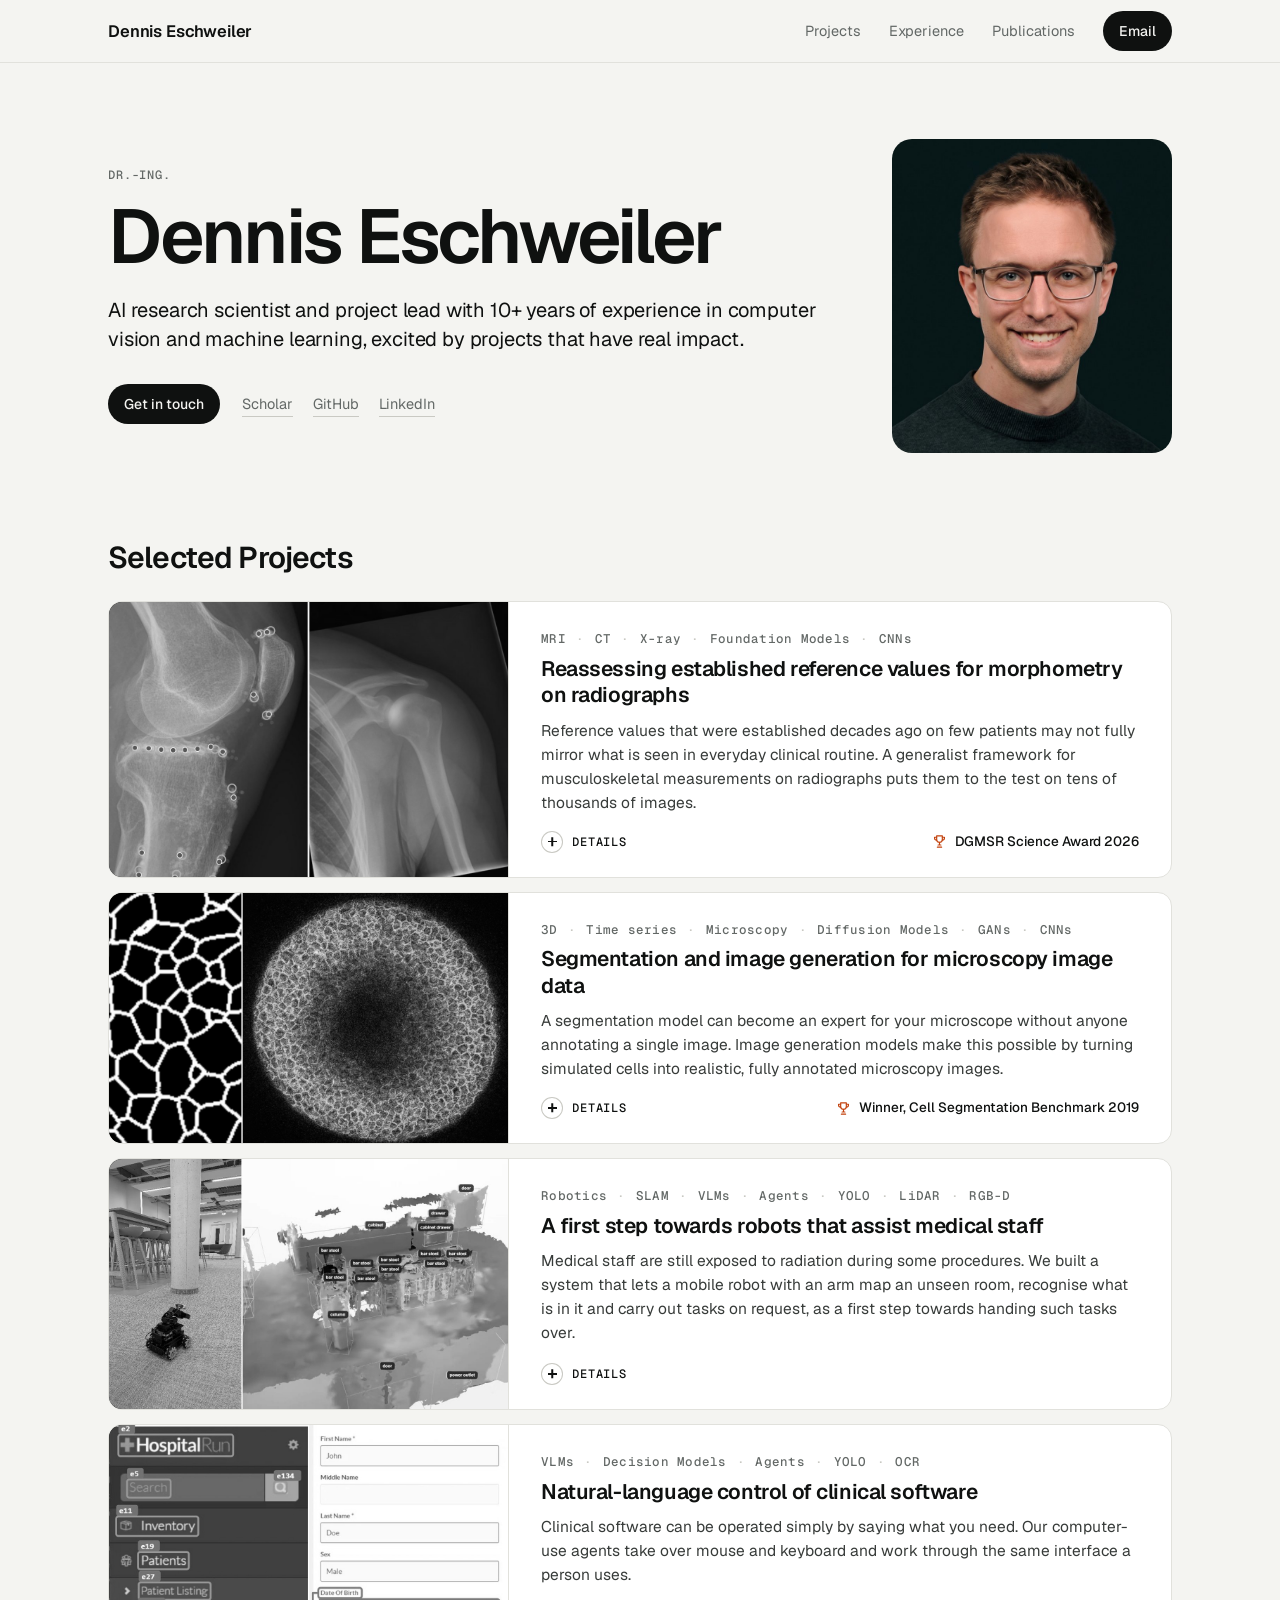
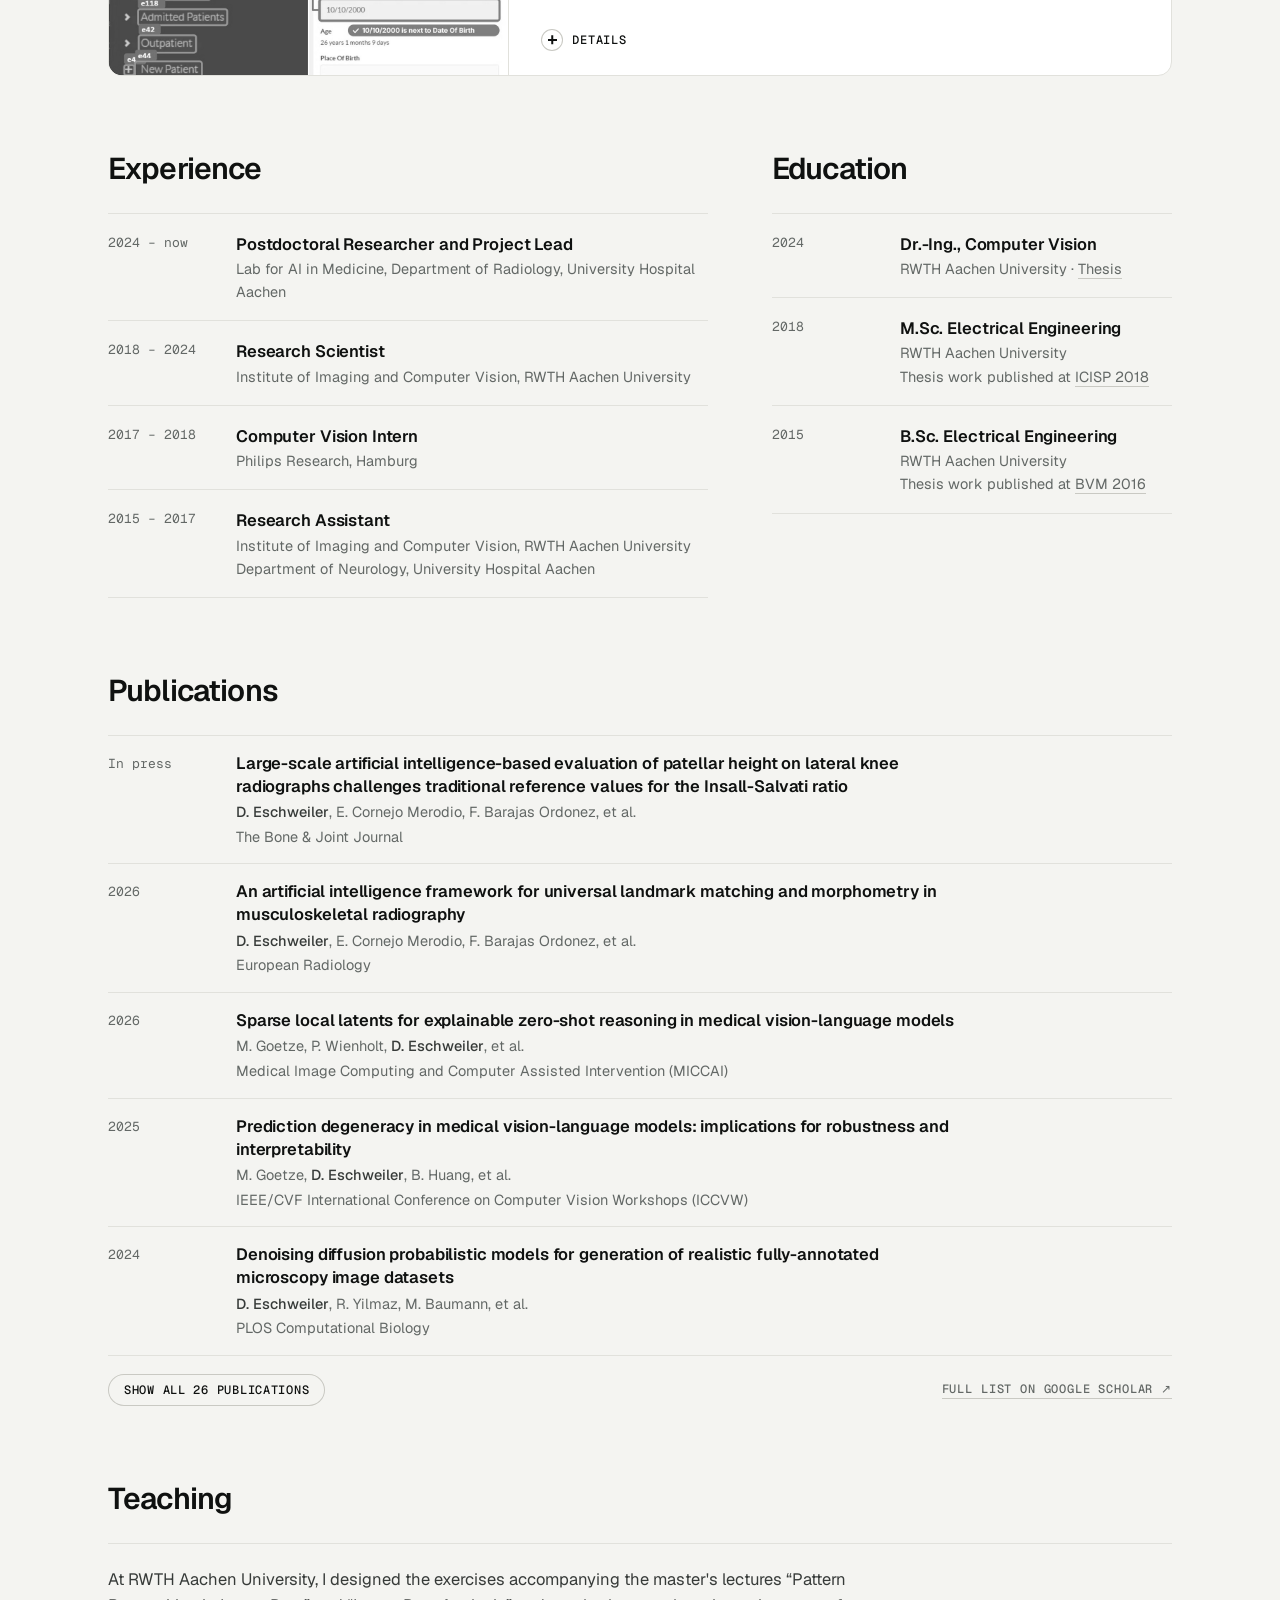
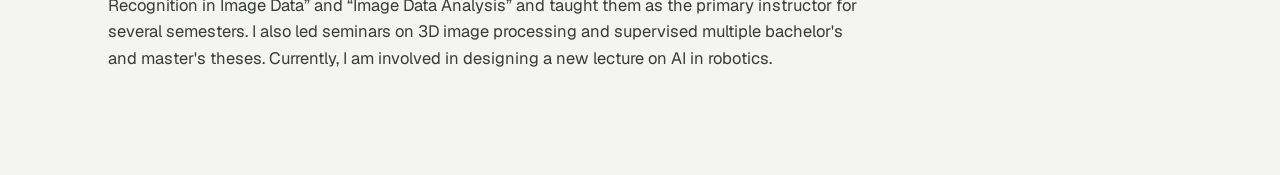
<file: index.html>
<!doctype html>
<html lang="en">
<head>
<meta charset="utf-8">
<meta name="viewport" content="width=device-width, initial-scale=1">
<meta name="color-scheme" content="light">
<title>Dennis Eschweiler · AI Research Scientist</title>
<meta name="description" content="Dennis Eschweiler, AI research scientist with 10+ years of experience in computer vision and machine learning. Selected projects, experience and publications.">
<link rel="canonical" href="https://deschweiler.github.io/">
<meta property="og:type" content="profile">
<meta property="og:title" content="Dennis Eschweiler · AI Research Scientist">
<meta property="og:description" content="Dennis Eschweiler, AI research scientist with 10+ years of experience in computer vision and machine learning. Selected projects, experience and publications.">
<meta property="og:url" content="https://deschweiler.github.io/">
<meta property="og:image" content="https://deschweiler.github.io/assets/img/portrait-dark-sq.jpg">
<meta property="og:image:width" content="720">
<meta property="og:image:height" content="720">
<meta name="twitter:card" content="summary">
<link rel="icon" href="favicon.svg" type="image/svg+xml">
<link rel="preload" href="assets/fonts/geist-latin-wght-normal.woff2" as="font" type="font/woff2" crossorigin>
<link rel="stylesheet" href="assets/style.css">
<script type="application/ld+json">
{
  "@context": "https://schema.org",
  "@type": "Person",
  "name": "Dennis Eschweiler",
  "honorificPrefix": "Dr.-Ing.",
  "jobTitle": "AI Research Scientist",
  "url": "https://deschweiler.github.io/",
  "image": "https://deschweiler.github.io/assets/img/portrait-dark-sq.jpg",
  "worksFor": {"@type": "Organization", "name": "University Hospital Aachen"},
  "alumniOf": {"@type": "CollegeOrUniversity", "name": "RWTH Aachen University"},
  "sameAs": [
    "https://scholar.google.de/citations?user=JV57X-wAAAAJ",
    "https://github.com/DEschweiler",
    "https://linkedin.com/in/dennis-eschweiler"
  ]
}
</script>
</head>
<body>

<div class="nav">
  <div class="wrap">
    <a href="#top"><b>Dennis Eschweiler</b></a>
    <ul>
      <li><a href="#projects">Projects</a></li>
      <li><a href="#experience">Experience</a></li>
      <li><a href="#publications">Publications</a></li>
      <li><a class="pill" href="mailto:dennis.eschweiler@rwth-aachen.de">Email</a></li>
    </ul>
  </div>
</div>

<main class="wrap" id="top">

  <section class="hero">
    <div>
      <p class="label eyebrow">Dr.-Ing.</p>
      <h1>Dennis Eschweiler</h1>
      <p class="statement">AI research scientist and project lead with 10+ years of experience in computer vision and machine learning, excited by projects that have real impact.</p>      <div class="actions">
        <a class="pill" href="mailto:dennis.eschweiler@rwth-aachen.de">Get in touch</a>
        <span class="textlinks"><a href="https://scholar.google.de/citations?user=JV57X-wAAAAJ">Scholar</a><a href="https://github.com/DEschweiler">GitHub</a><a href="https://linkedin.com/in/dennis-eschweiler">LinkedIn</a></span>
      </div>
    </div>
    <img class="portrait" src="assets/img/portrait-dark-tall.jpg" width="280" height="314" alt="Portrait of Dennis Eschweiler">
  </section>

  <section class="sec" id="projects">
    <div class="sec-head"><h2>Selected Projects</h2></div>
    <div class="tiles">

      <details class="tile">
        <summary>
          <figure><img loading="lazy" decoding="async" src="assets/img/work-radiography.jpg" width="1140" height="712" alt="A lateral knee radiograph with landmarks transferred from 40 reference radiographs, their median and the expert annotation, next to a shoulder radiograph with a heatmap of the matched landmark position"></figure>
          <div class="tile-b">
            <span class="label kw">MRI <i>·</i> CT <i>·</i> X-ray <i>·</i> Foundation Models <i>·</i> CNNs</span>
            <h3>Reassessing established reference values for morphometry on radiographs</h3>
            <p>Reference values that were established decades ago on few patients may not fully mirror what is seen in everyday clinical routine. A generalist framework for musculoskeletal measurements on radiographs puts them to the test on tens of thousands of images.</p>
            <span class="tile-f"><span class="more"><i aria-hidden="true"></i><span class="off">Details</span><span class="on">Close</span></span><a class="award" href="https://www.ukaachen.de/kliniken-institute/klinik-fuer-diagnostische-und-interventionelle-radiologie/alle-beitraege-aus-news/news/dennis-eschweiler-aus-dem-lab-for-artificial-intelligence-in-medicine-erhaelt-den-dgmsr-wissenschaftspreis-2026/"><svg viewBox="0 0 24 24" width="17" height="17" fill="none" stroke="currentColor" stroke-width="1.6" stroke-linecap="round" stroke-linejoin="round" aria-hidden="true"><path d="M8 4h8v5a4 4 0 0 1-8 0z"/><path d="M8 6H5v1a3 3 0 0 0 3 3M16 6h3v1a3 3 0 0 1-3 3"/><path d="M12 13v4M9 20h6M10 17h4"/></svg><span>DGMSR Science Award 2026</span></a></span>
          </div>
        </summary>
        <div class="tile-d">
          <ul class="pts">
            <li>The framework I developed is generalist. Landmarks are placed once on a reference radiograph and transferred to every other radiograph automatically, so it is not tied to a single measurement or anatomy.</li>
            <li>On more than 53,000 knee radiographs, we identified a concerning discrepancy between the traditional reference values and clinical routine for one measurement, the Insall-Salvati ratio.</li>
            <li>The framework now also covers further anatomies and projections, as well as 3D data from MRI and CT. These extensions are implemented and currently being evaluated.</li>
          </ul>
          <div class="side">
            <div class="grp">
              <span class="label">Publications</span>
              <ul>
                <li><a href="https://doi.org/10.1007/s00330-026-12555-y">European Radiology</a><small>Method, 2026</small></li>
                <li><b>The Bone &amp; Joint Journal</b><small>Clinical study, in press</small></li>
              </ul>
            </div>
            <div class="grp">
              <span class="label">Links</span>
              <ul>
                <li><a href="https://truhnlab.github.io/RadiographLandmarkMatching">Project page</a></li>
              </ul>
            </div>
          </div>
        </div>
      </details>

      <details class="tile">
        <summary>
          <figure><img loading="lazy" decoding="async" src="assets/img/work-microscopy.jpg" width="1140" height="712" alt="A sketch of cell outlines next to a synthetic two-channel microscopy image generated with a diffusion model"></figure>
          <div class="tile-b">
            <span class="label kw">3D <i>·</i> Time series <i>·</i> Microscopy <i>·</i> Diffusion Models <i>·</i> GANs <i>·</i> CNNs</span>
            <h3>Segmentation and image generation for microscopy image data</h3>
            <p>A segmentation model can become an expert for your microscope without anyone annotating a single image. Image generation models make this possible by turning simulated cells into realistic, fully annotated microscopy images.</p>
            <span class="tile-f"><span class="more"><i aria-hidden="true"></i><span class="off">Details</span><span class="on">Close</span></span><a class="award" href="https://celltrackingchallenge.net/participants/RWTH-GE/"><svg viewBox="0 0 24 24" width="17" height="17" fill="none" stroke="currentColor" stroke-width="1.6" stroke-linecap="round" stroke-linejoin="round" aria-hidden="true"><path d="M8 4h8v5a4 4 0 0 1-8 0z"/><path d="M8 6H5v1a3 3 0 0 0 3 3M16 6h3v1a3 3 0 0 1-3 3"/><path d="M12 13v4M9 20h6M10 17h4"/></svg><span>Winner, Cell Segmentation Benchmark 2019</span></a></span>
          </div>
        </summary>
        <div class="tile-d">
          <ul class="pts">
            <li>Segmentation means outlining every cell in a microscopy image. Doing this on a robust and general level is hard, because you need many annotated examples that cover different microscopes, imaging techniques and quality standards.</li>
            <li>Simulating cell shapes is much easier, and a simulated shape is already its own annotation. A cell shape simulator can also be reused once it is set up, which makes the system sustainable.</li>
            <li>What is still missing is the image that belongs to each shape. An image generation model adds it by turning the simulated cell into a synthesised microscopy image, which gives fully annotated image and mask pairs for training segmentation approaches.</li>
            <li>To adapt this to a new microscope setup, you simply image your cells, train a diffusion model on them without supervision and let it turn simulated cells into cells that look exactly like the ones you just imaged.</li>
          </ul>
          <div class="side">
            <div class="grp">
              <span class="label">Publications</span>
              <ul>
                <li><a href="https://doi.org/10.1371/journal.pcbi.1011890">PLOS Computational Biology</a><small>2024</small></li>
                <li><b>ISBI and MICCAI workshops</b><small>Conference papers</small></li>
              </ul>
            </div>
            <div class="grp">
              <span class="label">Links</span>
              <ul>
                <li><a href="https://morphographx.org/">MorphoGraphX 2.0</a><small>Segmentation approach integrated</small></li>
                <li><a href="https://publications.rwth-aachen.de/record/993832">Doctoral thesis</a></li>
                <li><a href="https://github.com/stegmaierj/DiffusionModelsForImageSynthesis">Code</a></li>
              </ul>
            </div>
          </div>
        </div>
      </details>

      <details class="tile">
        <summary>
          <figure><img loading="lazy" decoding="async" src="assets/img/work-robotics.jpg" width="1140" height="712" alt="A small mobile robot with an arm in an office, next to its 3D scan of the room with labelled cabinets, bar stools and doors"></figure>
          <div class="tile-b">
            <span class="label kw">Robotics <i>·</i> SLAM <i>·</i> VLMs <i>·</i> Agents <i>·</i> YOLO <i>·</i> LiDAR <i>·</i> RGB-D</span>
            <h3>A first step towards robots that assist medical staff</h3>
            <p>Medical staff are still exposed to radiation during some procedures. We built a system that lets a mobile robot with an arm map an unseen room, recognise what is in it and carry out tasks on request, as a first step towards handing such tasks over.</p>
            <span class="tile-f"><span class="more"><i aria-hidden="true"></i><span class="off">Details</span><span class="on">Close</span></span></span>
          </div>
        </summary>
        <div class="tile-d">
          <ul class="pts">
            <li>The system combines mapping (SLAM), a labelled 3D model of the room and a vision-language agent that plans and carries out the next action, including simple object manipulation.</li>
            <li>Target tasks are finding and unpacking sterile tools and materials, or monitoring radiation in an angiography suite.</li>
            <li>Robots are becoming part of everyday life, and AI has reached a stage where they can advance quickly. As an engineer, I am particularly excited about this potential.</li>
          </ul>
          <div class="side">
            <div class="grp">
              <span class="label">Collaboration</span>
              <ul>
                <li><a href="https://pai.rwth-aachen.de/">Physical AI Lab</a><small>RWTH Aachen University</small></li>
              </ul>
            </div>
            <div class="grp">
              <span class="label">Links</span>
              <ul>
                <li><a href="https://truhnlab.github.io/MedicalEmbodiment_ScanLabelAct/">Project page</a></li>
                <li><a href="https://github.com/TruhnLab/MedicalEmbodiment_ScanLabelAct">Code</a></li>
              </ul>
            </div>
          </div>
        </div>
      </details>

      <details class="tile">
        <summary>
          <figure><img loading="lazy" decoding="async" src="assets/img/work-computer-use.jpg" width="1140" height="712" alt="A hospital information system as the agent reads it, with every text on screen boxed and numbered, next to a patient form for John Doe in which the entered date of birth is marked as verified"></figure>
          <div class="tile-b">
            <span class="label kw">VLMs <i>·</i> Decision Models <i>·</i> Agents <i>·</i> YOLO <i>·</i> OCR</span>
            <h3>Natural-language control of clinical software</h3>
            <p>Clinical software can be operated simply by saying what you need. Our computer-use agents take over mouse and keyboard and work through the same interface a person uses.</p>
            <span class="tile-f"><span class="more"><i aria-hidden="true"></i><span class="off">Details</span><span class="on">Close</span></span></span>
          </div>
        </summary>
        <div class="tile-d">
          <ul class="pts">
            <li>The agents only work with what is on the screen, so no programmatic access to the software is needed and the approach does not depend on the vendor or the age of the software.</li>
            <li>Use cases are automating repetitive tasks, operating a system without touching it in sterile environments, and showing a user who is stuck how the system works.</li>
          </ul>
          <div class="side">
            <div class="grp">
              <span class="label">Publications</span>
              <ul>
                <li><b>Manuscript under review</b></li>
              </ul>
            </div>
            <div class="grp">
              <span class="label">Links</span>
              <ul>
                <li><a href="https://truhnlab.github.io/computer-use-agents/">Project page</a></li>
                <li><a href="https://github.com/TruhnLab/computer-use-agents">Code</a></li>
              </ul>
            </div>
          </div>
        </div>
      </details>

    </div>
  </section>

  <section class="sec two" id="experience">
    <div>
      <div class="sec-head"><h2>Experience</h2></div>
      <ul class="tl">
        <li><time>2024 – now</time><div><b>Postdoctoral Researcher and Project Lead</b><span>Lab for AI in Medicine, Department of Radiology, University Hospital Aachen</span></div></li>
        <li><time>2018 – 2024</time><div><b>Research Scientist</b><span>Institute of Imaging and Computer Vision, RWTH Aachen University</span></div></li>
        <li><time>2017 – 2018</time><div><b>Computer Vision Intern</b><span>Philips Research, Hamburg</span></div></li>
        <li><time>2015 – 2017</time><div><b>Research Assistant</b><span>Institute of Imaging and Computer Vision, RWTH Aachen University</span><span>Department of Neurology, University Hospital Aachen</span></div></li>
      </ul>
    </div>
    <div>
      <div class="sec-head"><h2>Education</h2></div>
      <ul class="tl">
        <li><time>2024</time><div><b>Dr.-Ing., Computer Vision</b><span>RWTH Aachen University · <a href="https://publications.rwth-aachen.de/record/993832">Thesis</a></span></div></li>
        <li><time>2018</time><div><b>M.Sc. Electrical Engineering</b><span>RWTH Aachen University</span><span>Thesis work published at <a href="https://doi.org/10.1007/978-3-319-94211-7_50">ICISP 2018</a></span></div></li>
        <li><time>2015</time><div><b>B.Sc. Electrical Engineering</b><span>RWTH Aachen University</span><span>Thesis work published at <a href="https://doi.org/10.1007/978-3-662-49465-3_46">BVM 2016</a></span></div></li>
      </ul>
    </div>
  </section>

  <section class="sec" id="publications">
    <div class="sec-head"><h2>Publications</h2></div>
    <!-- Hand-picked list, newest first. To add a paper, copy one <li> to the top and change its year, link, title, authors and venue. -->
    <ul class="pubs" id="publist">
      <li><time>In press</time><div><b>Large-scale artificial intelligence-based evaluation of patellar height on lateral knee radiographs challenges traditional reference values for the Insall-Salvati ratio</b><span><u>D. Eschweiler</u>, E. Cornejo Merodio, F. Barajas Ordonez, et al.</span><span>The Bone &amp; Joint Journal</span></div></li>
      <li><time>2026</time><div><b><a href="https://doi.org/10.1007/s00330-026-12555-y">An artificial intelligence framework for universal landmark matching and morphometry in musculoskeletal radiography</a></b><span><u>D. Eschweiler</u>, E. Cornejo Merodio, F. Barajas Ordonez, et al.</span><span>European Radiology</span></div></li>
      <li><time>2026</time><div><b><a href="https://doi.org/10.1007/978-3-032-38079-1_48">Sparse local latents for explainable zero-shot reasoning in medical vision-language models</a></b><span>M. Goetze, P. Wienholt, <u>D. Eschweiler</u>, et al.</span><span>Medical Image Computing and Computer Assisted Intervention (MICCAI)</span></div></li>
      <li><time>2025</time><div><b><a href="https://doi.org/10.1109/ICCVW69036.2025.00701">Prediction degeneracy in medical vision-language models: implications for robustness and interpretability</a></b><span>M. Goetze, <u>D. Eschweiler</u>, B. Huang, et al.</span><span>IEEE/CVF International Conference on Computer Vision Workshops (ICCVW)</span></div></li>
      <li><time>2024</time><div><b><a href="https://doi.org/10.1371/journal.pcbi.1011890">Denoising diffusion probabilistic models for generation of realistic fully-annotated microscopy image datasets</a></b><span><u>D. Eschweiler</u>, R. Yilmaz, M. Baumann, et al.</span><span>PLOS Computational Biology</span></div></li>
      <li><time>2024</time><div><b><a href="https://doi.org/10.1007/978-3-031-73281-2_19">Annotated biomedical video generation using denoising diffusion probabilistic models and flow fields</a></b><span>R. Yilmaz, <u>D. Eschweiler</u>, J. Stegmaier</span><span>MICCAI Workshop on Simulation and Synthesis in Medical Imaging (SASHIMI)</span></div></li>
      <li><time>2024</time><div><b><a href="https://doi.org/10.1109/ISBI56570.2024.10635836">Retinal OCT synthesis with denoising diffusion probabilistic models for layer segmentation</a></b><span>Y. Wu, W. He, <u>D. Eschweiler</u>, et al.</span><span>IEEE International Symposium on Biomedical Imaging (ISBI)</span></div></li>
      <li><time>2023</time><div><b><a href="https://doi.org/10.3390/ijms24043240">Definition and quantification of three-dimensional imaging targets to phenotype pre-eclampsia subtypes: an exploratory study</a></b><span>S. Hermans, J. Pilon, <u>D. Eschweiler</u>, et al.</span><span>International Journal of Molecular Sciences</span></div></li>
      <li><time>2023</time><div><b><a href="https://doi.org/10.1109/ICASSP49357.2023.10095221">End-to-end classification of cell-cycle stages with center-cell focus tracker using recurrent neural networks</a></b><span>A. Jose, R. Roy, <u>D. Eschweiler</u>, et al.</span><span>IEEE International Conference on Acoustics, Speech and Signal Processing (ICASSP)</span></div></li>
      <li><time>2022</time><div><b><a href="https://doi.org/10.7554/eLife.72601">Using positional information to provide context for biological image analysis with MorphoGraphX 2.0</a></b><span>S. Strauss, A. Runions, B. Lane, <u>D. Eschweiler</u>, et al.</span><span>eLife</span></div></li>
      <li><time>2022</time><div><b><a href="https://doi.org/10.1109/ICIP46576.2022.9897942">Robust 3D cell segmentation: extending the view of Cellpose</a></b><span><u>D. Eschweiler</u>, R. S. Smith, J. Stegmaier</span><span>IEEE International Conference on Image Processing (ICIP)</span></div></li>
      <li><time>2022</time><div><b><a href="https://doi.org/10.1007/978-3-031-16980-9_3">Probabilistic image diversification to improve segmentation in 3D microscopy image data</a></b><span><u>D. Eschweiler</u>, J. Schock, J. Stegmaier</span><span>MICCAI Workshop on Simulation and Synthesis in Medical Imaging (SASHIMI)</span></div></li>
      <li><time>2022</time><div><b><a href="https://doi.org/10.1109/ICIP46576.2022.9897925">Linear discriminant analysis metric learning using Siamese neural networks</a></b><span>A. Jose, Q. Mei, <u>D. Eschweiler</u>, I. Laube, J. Stegmaier</span><span>IEEE International Conference on Image Processing (ICIP)</span></div></li>
      <li><time>2022</time><div><b><a href="https://doi.org/10.1016/B978-0-12-824349-7.00030-X">Spatiotemporal image generation for embryomics applications</a></b><span><u>D. Eschweiler</u>, I. Laube, J. Stegmaier</span><span>Book chapter in Biomedical Image Synthesis and Simulation: Methods and Applications</span></div></li>
      <li><time>2021</time><div><b><a href="https://doi.org/10.1371/journal.pone.0260509">3D fluorescence microscopy data synthesis for segmentation and benchmarking</a></b><span><u>D. Eschweiler</u>, M. Rethwisch, M. Jarchow, S. Koppers, J. Stegmaier</span><span>PLOS ONE</span></div></li>
      <li><time>2021</time><div><b><a href="https://doi.org/10.1109/ISBI48211.2021.9433983">Spherical harmonics for shape-constrained 3D cell segmentation</a></b><span><u>D. Eschweiler</u>, M. Rethwisch, S. Koppers, J. Stegmaier</span><span>IEEE International Symposium on Biomedical Imaging (ISBI)</span></div></li>
      <li><time>2021</time><div><b><a href="https://doi.org/10.1109/ISBI48211.2021.9433896">CellCycleGAN: spatiotemporal microscopy image synthesis of cell populations using statistical shape models and conditional GANs</a></b><span>D. Bähr, <u>D. Eschweiler</u>, A. Bhattacharyya, D. Moreno-Andrés, W. Antonin, J. Stegmaier</span><span>IEEE International Symposium on Biomedical Imaging (ISBI)</span></div></li>
      <li><time>2021</time><div><b><a href="https://doi.org/10.1007/978-3-030-88552-6_13">Semi- and self-supervised multi-view fusion of 3D microscopy images using generative adversarial networks</a></b><span>C. Yang, <u>D. Eschweiler</u>, J. Stegmaier</span><span>MICCAI Workshop on Machine Learning for Medical Image Reconstruction (MLMIR)</span></div></li>
      <li><time>2019</time><div><b><a href="https://doi.org/10.1109/TMI.2019.2947628">A multi-organ nucleus segmentation challenge</a></b><span>N. Kumar, R. Verma, D. Anand, …, <u>D. Eschweiler</u>, et al.</span><span>IEEE Transactions on Medical Imaging</span></div></li>
      <li><time>2019</time><div><b><a href="https://doi.org/10.1109/ISBI.2019.8759242">CNN-based preprocessing to optimize watershed-based cell segmentation in 3D confocal microscopy images</a></b><span><u>D. Eschweiler</u>, T. V. Spina, R. C. Choudhury, E. Meyerowitz, A. Cunha, J. Stegmaier</span><span>IEEE International Symposium on Biomedical Imaging (ISBI)</span></div></li>
      <li><time>2019</time><div><b><a href="https://doi.org/10.1007/978-3-030-32778-1_9">Towards annotation-free segmentation of fluorescently labeled cell membranes in confocal microscopy images</a></b><span><u>D. Eschweiler</u>, T. Klose, F. N. Müller-Fouarge, M. Kopaczka, J. Stegmaier</span><span>MICCAI Workshop on Simulation and Synthesis in Medical Imaging (SASHIMI)</span></div></li>
      <li><time>2019</time><div><b><a href="https://doi.org/10.1007/978-3-030-32254-0_63">Combined learning for similar tasks with domain-switching networks</a></b><span>D. Bug, <u>D. Eschweiler</u>, Q. Liu, et al.</span><span>Medical Image Computing and Computer Assisted Intervention (MICCAI)</span></div></li>
      <li><time>2018</time><div><b><a href="https://doi.org/10.1007/978-3-319-94211-7_50">Gradual domain adaptation for segmenting whole slide images showing pathological variability</a></b><span>M. Gadermayr, <u>D. Eschweiler</u>, B. M. Klinkhammer, P. Boor, D. Merhof</span><span>International Conference on Image and Signal Processing (ICISP)</span></div></li>
      <li><time>2017</time><div><b><a href="https://doi.org/10.1016/j.compbiomed.2017.09.014">Segmenting renal whole slide images virtually without training data</a></b><span>M. Gadermayr, <u>D. Eschweiler</u>, A. Jeevanesan, B. M. Klinkhammer, P. Boor, D. Merhof</span><span>Computers in Biology and Medicine</span></div></li>
      <li><time>2016</time><div><b><a href="https://doi.org/10.2312/vcbm.20161277">A feasibility study on automated protein aggregate characterization utilizing a hybrid classification model</a></b><span><u>D. Eschweiler</u>, M. Gadermayr, J. Unger, M. Nippold, B. Falkenburger, D. Merhof</span><span>Eurographics Workshop on Visual Computing for Biology and Medicine (VCBM)</span></div></li>
      <li><time>2016</time><div><b><a href="https://doi.org/10.1007/978-3-662-49465-3_46">Detection and quantification of cytoskeletal granules</a></b><span><u>D. Eschweiler</u>, J. Unger, K. Chaisaowong, et al.</span><span>Bildverarbeitung für die Medizin (BVM)</span></div></li>
    </ul>
    <div class="pubs-foot">
      <button class="showall" id="pubmore" type="button" aria-controls="publist" aria-expanded="false" hidden>Show all</button>
      <a class="label" href="https://scholar.google.de/citations?user=JV57X-wAAAAJ">Full list on Google Scholar ↗</a>
    </div>
  </section>

  <section class="sec" id="teaching">
    <div class="sec-head"><h2>Teaching</h2></div>
    <p class="prose"><span>At RWTH Aachen University, I designed the exercises accompanying the master's lectures “Pattern Recognition in Image Data” and “Image Data Analysis” and taught them as the primary instructor for several semesters. I also led seminars on 3D image processing and supervised multiple bachelor's and master's theses. Currently, I am involved in designing a new lecture on AI in robotics.</span></p>
  </section>

</main>

<script>
/* publications: show the first five, the rest on request. Without script the whole list is shown. */
(function(){
  var list=document.getElementById('publist'),more=document.getElementById('pubmore');
  if(!list||!more||list.children.length<6)return;
  function label(){var open=!list.classList.contains('is-collapsed');more.textContent=open?'Show fewer':'Show all '+list.children.length+' publications';more.setAttribute('aria-expanded',open)}
  list.classList.add('is-collapsed');more.hidden=false;label();
  more.addEventListener('click',function(){
    var closing=!list.classList.toggle('is-collapsed');label();
    if(closing&&list.getBoundingClientRect().top<0)document.getElementById('publications').scrollIntoView();
  });
})();
</script>
</body>
</html>
</file>
<file: assets/style.css>
@font-face{font-family:"Geist";src:url(fonts/geist-latin-wght-normal.woff2) format("woff2");font-weight:100 900;font-style:normal;font-display:swap}
@font-face{font-family:"Geist Mono";src:url(fonts/geist-mono-latin-wght-normal.woff2) format("woff2");font-weight:100 900;font-style:normal;font-display:swap}

/* light only: the page does not follow the system's dark setting */
:root{
  color-scheme:light;
  --bg:#F4F4F1; --surface:#FFFFFF; --ink:#0F1110; --body:#373B39; --muted:#636866; --rule:#E1E1DC; --rule-strong:#C9C9C3;
  --accent:#C2410C;
  --sans:"Geist",system-ui,-apple-system,"Segoe UI",Roboto,sans-serif;
  --mono:"Geist Mono",ui-monospace,"SF Mono",Menlo,Consolas,monospace;
  --r:14px;
}
*{box-sizing:border-box}
html{-webkit-text-size-adjust:100%;scroll-behavior:smooth;scroll-padding-top:80px}
@media (prefers-reduced-motion:reduce){html{scroll-behavior:auto}}
body{margin:0;background:var(--bg);color:var(--body);font:400 16.5px/1.6 var(--sans);-webkit-font-smoothing:antialiased}
a{color:inherit;text-decoration:none}
a:focus-visible{outline:2px solid var(--accent);outline-offset:3px;border-radius:4px}
img{display:block;max-width:100%}
.wrap{max-width:1128px;margin:0 auto;padding:0 32px}
.label{font:500 12px/1.4 var(--mono);letter-spacing:.07em;text-transform:uppercase;color:var(--muted)}

/* nav */
.nav{position:sticky;top:0;z-index:5;background:color-mix(in srgb,var(--bg) 86%,transparent);backdrop-filter:saturate(1.4) blur(12px);-webkit-backdrop-filter:saturate(1.4) blur(12px);border-bottom:1px solid var(--rule)}
.nav .wrap{display:flex;align-items:center;justify-content:space-between;height:62px;gap:20px}
.nav b{font-weight:600;color:var(--ink);letter-spacing:-.01em}
.nav ul{display:flex;align-items:center;gap:28px;list-style:none;margin:0;padding:0;font-size:14.5px;color:var(--muted)}
.nav ul a:hover{color:var(--ink)}
.pill{display:inline-flex;align-items:center;gap:8px;padding:9px 16px;border-radius:99px;background:var(--ink);color:var(--bg)!important;font-size:14px;font-weight:500;transition:opacity .15s}
.pill:hover{opacity:.82}

/* hero */
.eyebrow{margin:0}
.hero{display:grid;grid-template-columns:minmax(0,1fr) 280px;gap:72px;align-items:center;padding:76px 0 12px}
h1{margin:14px 0 0;font-size:clamp(42px,6.6vw,76px);line-height:1;font-weight:600;letter-spacing:-.04em;color:var(--ink)}
.statement{margin:22px 0 0;font-size:clamp(18px,1.8vw,20px);line-height:1.45;letter-spacing:-.008em;color:var(--ink);text-wrap:balance}
.actions{display:flex;flex-wrap:wrap;align-items:center;gap:10px 12px;margin:30px 0 0}
.textlinks{display:flex;gap:20px;margin-left:10px;font-size:14.5px;color:var(--muted)}
.textlinks a{border-bottom:1px solid var(--rule-strong);padding-bottom:1px}
.textlinks a:hover{color:var(--ink);border-color:var(--ink)}
.portrait{width:280px;height:auto;aspect-ratio:1/1.12;object-fit:cover;object-position:50% 14%;border-radius:20px}

/* sections */
.sec{padding:76px 0 0}
.sec-head{display:flex;justify-content:space-between;align-items:baseline;gap:20px;margin:0 0 26px}
h2{margin:0;font-size:30px;line-height:1.15;font-weight:600;letter-spacing:-.028em;color:var(--ink)}

/* project tiles: a native <details> element per project, no script */
.tiles{display:grid;gap:14px}
.tile{background:var(--surface);border:1px solid var(--rule);border-radius:var(--r);overflow:hidden;transition:border-color .15s}
.tile:hover,.tile[open]{border-color:var(--rule-strong)}
.tile summary{display:grid;grid-template-columns:400px minmax(0,1fr);cursor:pointer;list-style:none}
.tile summary::-webkit-details-marker{display:none}
.tile summary:focus-visible{outline:2px solid var(--accent);outline-offset:-2px;border-radius:var(--r)}
.tile figure{position:relative;margin:0;min-height:250px;background:#080909;border-right:1px solid var(--rule)}
.tile figure img{position:absolute;inset:0;width:100%;height:100%;object-fit:cover;filter:grayscale(1);transition:filter .35s ease}
.tile[open] figure img,.tile summary:focus-visible figure img{filter:none}
@media (hover:hover){.tile:hover figure img{filter:none}}
@media (prefers-reduced-motion:reduce){.tile figure img{transition:none}}
.tile-b{display:flex;flex-direction:column;padding:28px 32px 24px}
.kw{text-transform:none;letter-spacing:.02em;font-size:12.5px}
.kw i{font-style:normal;color:var(--rule-strong);margin:0 2px}
.tile h3{margin:8px 0 0;font-size:21px;line-height:1.26;font-weight:600;letter-spacing:-.02em;color:var(--ink);max-width:28em}
.tile-b p{margin:10px 0 0;font-size:15.5px;line-height:1.55;max-width:40em}
.tile-f{display:flex;flex-wrap:wrap;align-items:center;justify-content:space-between;gap:12px 24px;margin:auto 0 0;padding:16px 0 0}
.award{display:inline-flex;align-items:center;gap:7px;font-size:13.5px;font-weight:500;line-height:1.3;color:var(--ink)}
.award svg{flex:none;color:var(--accent)}
.award:hover span{text-decoration:underline;text-decoration-thickness:1px;text-underline-offset:3px}
.more{display:inline-flex;align-items:center;gap:9px;font:500 12px/1 var(--mono);letter-spacing:.07em;text-transform:uppercase;color:var(--ink)}
.more i{position:relative;width:22px;height:22px;border-radius:50%;box-shadow:inset 0 0 0 1px var(--rule-strong);transition:background .15s,box-shadow .15s}
.more i::before,.more i::after{content:"";position:absolute;left:50%;top:50%;width:9px;height:1.5px;margin:-.75px 0 0 -4.5px;background:var(--ink);transition:transform .2s,background .15s}
.more i::after{transform:rotate(90deg)}
.tile summary:hover .more i{background:var(--ink);box-shadow:none}
.tile summary:hover .more i::before,.tile summary:hover .more i::after{background:var(--surface)}
.tile[open] .more i::after{transform:rotate(0)}
.more .on,.tile[open] .more .off{display:none}
.tile[open] .more .on{display:inline}
.tile-d{display:grid;grid-template-columns:minmax(0,1fr) 264px;gap:24px 44px;padding:26px 28px 28px;border-top:1px solid var(--rule)}
.tile-d ul{margin:0;padding:0;list-style:none}
.side{display:grid;gap:20px;align-content:start;padding-left:28px;border-left:1px solid var(--rule)}
.pts li{position:relative;padding-left:18px;font-size:15.5px;line-height:1.55;max-width:42em}
.pts li + li{margin-top:9px}
.pts li::before{content:"";position:absolute;left:0;top:.68em;width:6px;height:6px;border-radius:50%;background:var(--accent)}
.grp .label{display:block;margin-bottom:9px}
.grp li{font-size:14.5px;line-height:1.4}
.grp li + li{margin-top:10px}
.grp a,.grp b{font-weight:500;color:var(--ink)}
.grp a::after{content:" ↗";color:var(--accent);font-weight:400}
.grp a:hover{text-decoration:underline;text-decoration-thickness:1px;text-underline-offset:3px}
.grp small{display:block;margin-top:2px;font-size:13px;color:var(--muted)}
@supports (interpolate-size:allow-keywords){
  @media (prefers-reduced-motion:no-preference){
    .tile{interpolate-size:allow-keywords}
    .tile::details-content{block-size:0;overflow:hidden;transition:block-size .28s ease,content-visibility .28s allow-discrete}
    .tile[open]::details-content{block-size:auto}
  }
}

/* experience table */
.two{display:grid;grid-template-columns:minmax(0,1.5fr) minmax(0,1fr);gap:64px}
.tl{list-style:none;margin:0;padding:0;border-top:1px solid var(--rule)}
.tl li{display:grid;grid-template-columns:112px 1fr;gap:16px;padding:17px 0;border-bottom:1px solid var(--rule)}
.tl time{font:400 13px/1.9 var(--mono);color:var(--muted)}
.tl b{display:block;font-weight:600;color:var(--ink);letter-spacing:-.008em}
.tl span{display:block;font-size:14.5px;color:var(--muted)}
.tl a{border-bottom:1px solid var(--rule-strong)}
.tl a:hover{color:var(--ink);border-color:var(--ink)}

/* teaching */
.prose{margin:0;padding-top:22px;border-top:1px solid var(--rule)}
.prose span{display:block;max-width:46em}

/* publications */
.pubs{list-style:none;margin:0;padding:0;border-top:1px solid var(--rule)}
.pubs li{display:grid;grid-template-columns:112px minmax(0,1fr);gap:16px;align-items:start;padding:16px 0;border-bottom:1px solid var(--rule)}
.pubs.is-collapsed li:nth-child(n+6){display:none}
.pubs time{font:400 13px/1.9 var(--mono);color:var(--muted)}
.pubs div b{display:block;font-weight:600;line-height:1.4;color:var(--ink);letter-spacing:-.008em;max-width:44em}
.pubs div b a:hover{text-decoration:underline;text-decoration-thickness:1px;text-underline-offset:3px}
.pubs div span{display:block;margin-top:3px;font-size:14.5px;line-height:1.5;color:var(--muted);max-width:50em}
.pubs u{text-decoration:none;color:var(--body);font-weight:500}
.pubs-foot{display:flex;justify-content:space-between;align-items:center;gap:14px 24px;flex-wrap:wrap;margin:18px 0 0}
.pubs-foot a{border-bottom:1px solid var(--rule-strong)}
.pubs-foot a:hover{color:var(--ink);border-color:var(--ink)}
.showall{display:inline-flex;align-items:center;gap:9px;padding:10px 16px;border:0;border-radius:99px;background:none;box-shadow:inset 0 0 0 1px var(--rule-strong);font:500 12px/1 var(--mono);letter-spacing:.06em;text-transform:uppercase;color:var(--ink);cursor:pointer}
.showall:hover{box-shadow:inset 0 0 0 1px var(--ink)}
.showall:focus-visible{outline:2px solid var(--accent);outline-offset:2px}
.showall[hidden]{display:none}

main.wrap{padding-bottom:104px}

@media (max-width:900px){
  .wrap{padding:0 20px}
  .nav ul li:not(:last-child){display:none}
  .hero{grid-template-columns:1fr;gap:28px;padding:40px 0 0}
  .portrait{width:112px;aspect-ratio:1;border-radius:16px;order:-1}
  .textlinks{margin-left:0;width:100%}
  .sec{padding-top:56px}
  h2{font-size:26px}
  .tile summary{grid-template-columns:1fr}
  .tile figure{min-height:0;aspect-ratio:16/10;border-right:0;border-bottom:1px solid var(--rule)}
  .tile-b{padding:20px 20px 18px}
  .tile h3{font-size:19.5px}
  .tile-d{grid-template-columns:1fr;padding:20px 20px 22px}
  .side{padding:20px 0 0;border-left:0;border-top:1px solid var(--rule)}
  .two{grid-template-columns:1fr;gap:44px}
  .tl li{grid-template-columns:1fr;gap:0}
  .pubs li{grid-template-columns:1fr;gap:2px;padding:15px 0}
  main.wrap{padding-bottom:72px}
}

@media print{.nav{position:static}.tile figure img{filter:none}}
</file>
